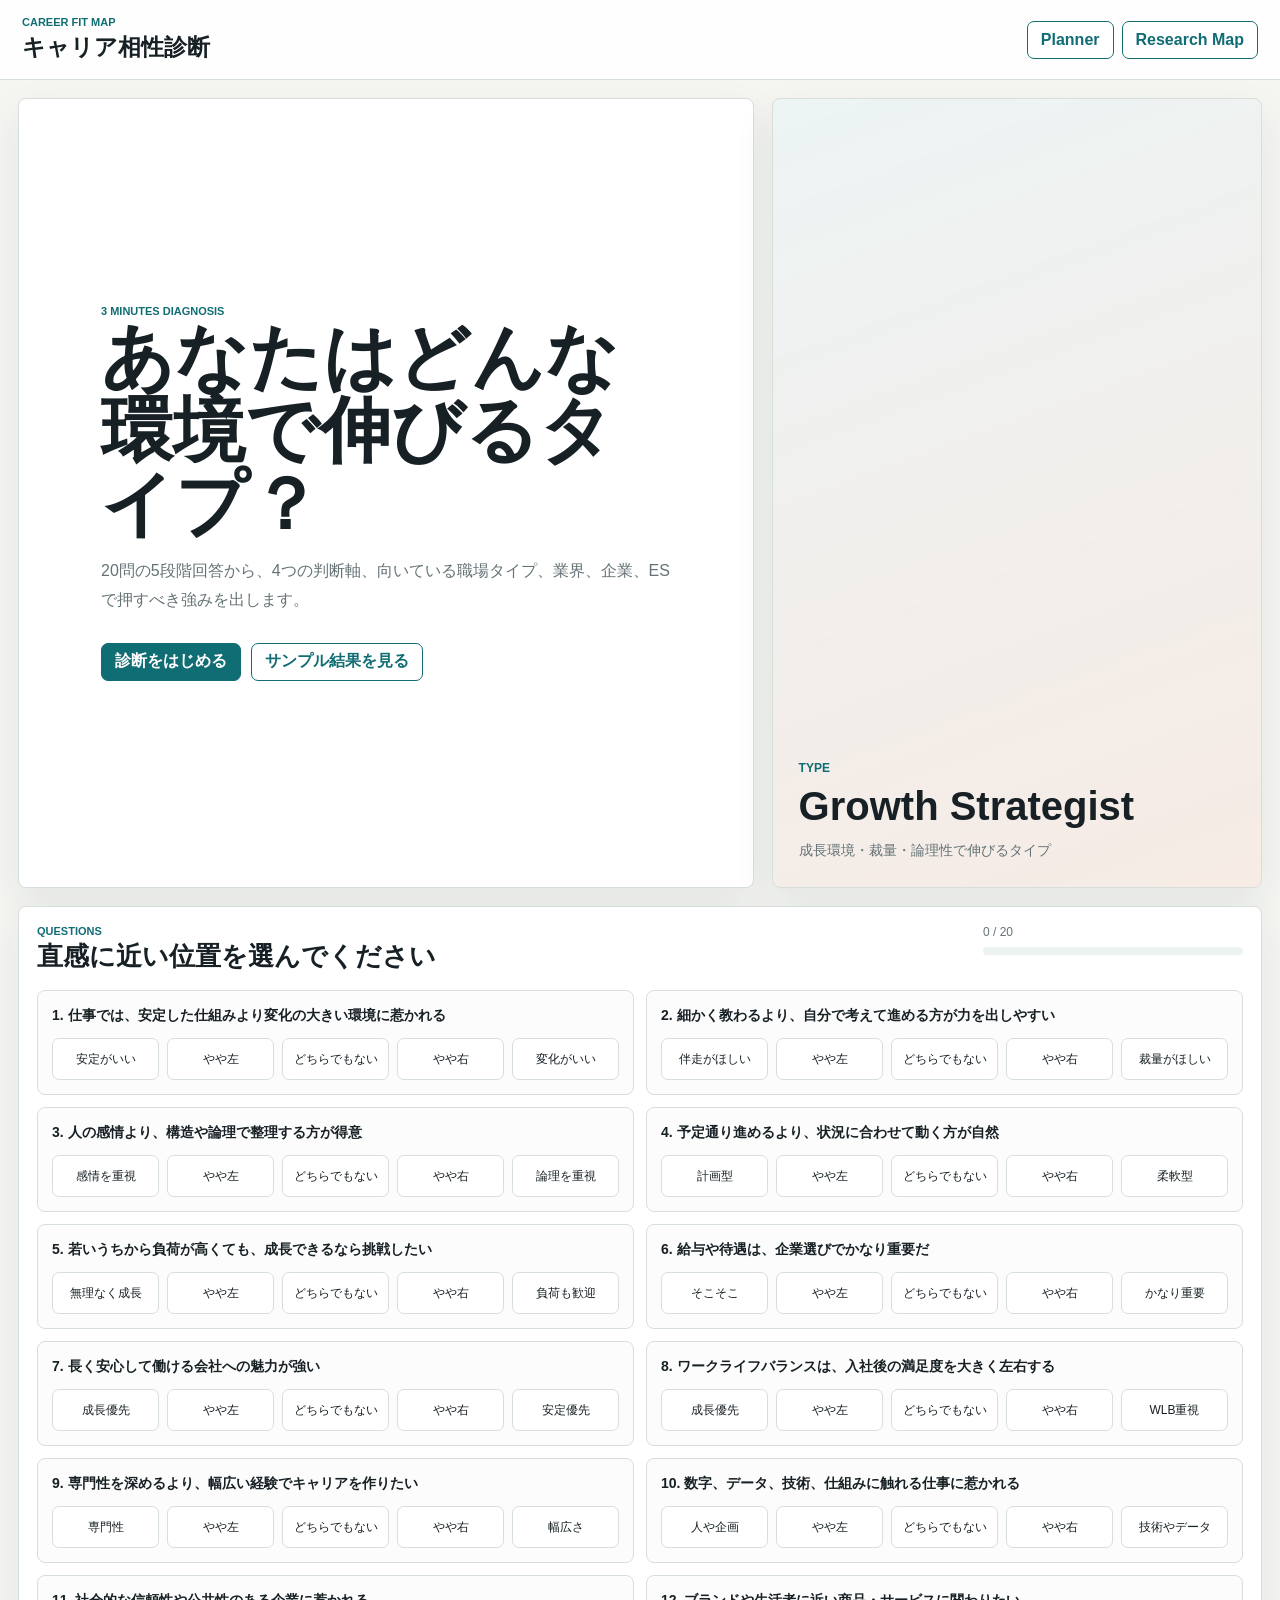
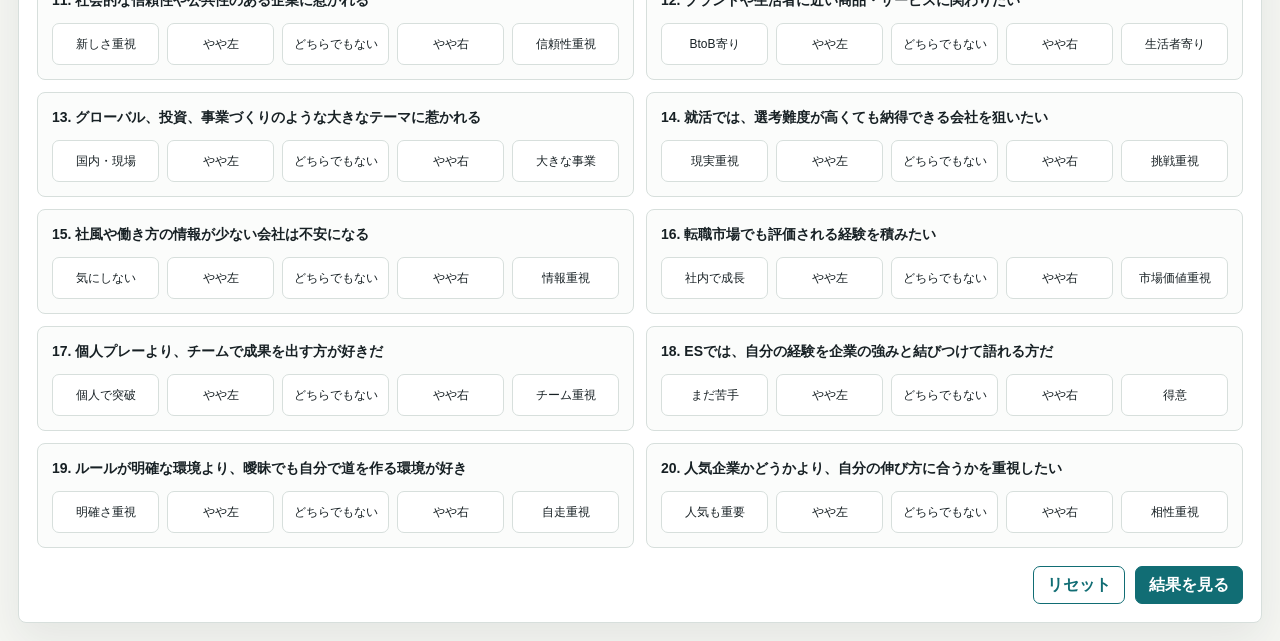
<file: fit/index.html>
<!doctype html>
<html lang="ja">
  <head>
    <meta charset="utf-8">
    <meta name="viewport" content="width=device-width, initial-scale=1">
    <title>キャリア相性診断</title>
    <link rel="stylesheet" href="./styles.css?v=20260514-1">
  </head>
  <body>
    <header class="site-header">
      <div>
        <p class="eyebrow">Career Fit Map</p>
        <h1>キャリア相性診断</h1>
      </div>
      <nav>
        <a href="../planner/">Planner</a>
        <a href="../visualizer/">Research Map</a>
      </nav>
    </header>

    <main>
      <section class="hero">
        <div class="hero-copy">
          <p class="eyebrow">3 minutes diagnosis</p>
          <h2>あなたはどんな環境で伸びるタイプ？</h2>
          <p>20問の5段階回答から、4つの判断軸、向いている職場タイプ、業界、企業、ESで押すべき強みを出します。</p>
          <div class="hero-actions">
            <button id="startDiagnosis" type="button">診断をはじめる</button>
            <button id="showSample" class="secondary" type="button">サンプル結果を見る</button>
          </div>
        </div>
        <div class="result-preview" aria-label="診断結果プレビュー">
          <span>TYPE</span>
          <strong>Growth Strategist</strong>
          <small>成長環境・裁量・論理性で伸びるタイプ</small>
        </div>
      </section>

      <section id="diagnosisPanel" class="diagnosis-panel">
        <div class="panel-head">
          <div>
            <p class="eyebrow">Questions</p>
            <h2>直感に近い位置を選んでください</h2>
          </div>
          <div class="progress"><span id="progressText">0 / 20</span><i id="progressBar"></i></div>
        </div>
        <div id="questionList" class="question-list"></div>
        <div class="diagnosis-actions">
          <button id="resetAnswers" class="secondary" type="button">リセット</button>
          <button id="calculateResult" type="button">結果を見る</button>
        </div>
      </section>

      <section id="resultPanel" class="result-panel" hidden>
        <article class="result-card">
          <div>
            <p class="eyebrow">Your Career Fit</p>
            <h2 id="typeName">-</h2>
            <strong id="typeTagline" class="type-tagline">-</strong>
            <p id="typeLead">-</p>
          </div>
          <div class="type-score">
            <strong id="fitScore">0</strong>
            <span>fit score</span>
          </div>
        </article>

        <section class="growth-flow-section">
          <div>
            <p class="eyebrow">How You Grow</p>
            <h2>あなたの伸び方</h2>
          </div>
          <div id="growthFlow" class="growth-flow"></div>
        </section>

        <section class="axis-section">
          <div>
            <p class="eyebrow">4 Axes</p>
            <h2>あなたの判断軸</h2>
          </div>
          <div id="axisList" class="axis-list"></div>
        </section>

        <section class="insight-grid">
          <article>
            <h3>伸びる環境</h3>
            <ul id="fitEnvironment"></ul>
          </article>
          <article>
            <h3>避けたい環境</h3>
            <ul id="riskEnvironment"></ul>
          </article>
          <article>
            <h3>ES・面接で押す強み</h3>
            <ul id="esStrengths"></ul>
          </article>
          <article>
            <h3>詰まりやすい場面</h3>
            <ul id="stuckPoints"></ul>
          </article>
        </section>

        <section class="script-section">
          <p class="eyebrow">Interview Script</p>
          <h2>そのまま使える自己PRの方向性</h2>
          <p id="interviewScript">-</p>
        </section>

        <section class="industry-section">
          <div class="section-head">
            <div>
              <p class="eyebrow">Industry Fit</p>
              <h2>相性が良い業界</h2>
            </div>
          </div>
          <div id="industryFitList" class="industry-fit-list"></div>
        </section>

        <section class="company-section">
          <div class="section-head">
            <div>
              <p class="eyebrow">Recommended Companies</p>
              <h2>相性が良い企業TOP10</h2>
            </div>
            <button id="saveToPlanner" type="button">Plannerに保存</button>
          </div>
          <div id="companyList" class="company-list"></div>
        </section>

        <section class="share-section">
          <div class="share-card" id="shareCard">
            <p>Career Fit Map</p>
            <h2 id="shareType">-</h2>
            <span id="shareSummary">-</span>
          </div>
          <div class="share-actions">
            <button id="copyResult" type="button">結果テキストをコピー</button>
            <a href="../planner/">応募プランナーで管理する</a>
          </div>
        </section>
      </section>
    </main>

    <div id="toast" class="toast" hidden></div>
    <script src="./app.js?v=20260514-1"></script>
  </body>
</html>
</file>
<file: fit/styles.css>
:root {
  color-scheme: light;
  --bg: #f5f6f2;
  --surface: #ffffff;
  --soft: #edf3f1;
  --ink: #172024;
  --muted: #657376;
  --line: #d7dfdc;
  --accent: #116d74;
  --accent-dark: #0d4f55;
  --warm: #bd6435;
  --green: #237a4f;
  --shadow: 0 16px 42px rgba(28, 42, 45, 0.08);
}

* {
  box-sizing: border-box;
}

[hidden] {
  display: none !important;
}

body {
  margin: 0;
  background: var(--bg);
  color: var(--ink);
  font-family: Inter, "Helvetica Neue", Arial, "Hiragino Kaku Gothic ProN", Meiryo, sans-serif;
  letter-spacing: 0;
}

button,
a {
  -webkit-tap-highlight-color: transparent;
}

button {
  cursor: pointer;
  font: inherit;
}

.site-header {
  position: sticky;
  top: 0;
  z-index: 10;
  display: flex;
  justify-content: space-between;
  gap: 16px;
  align-items: center;
  padding: 16px 22px;
  border-bottom: 1px solid var(--line);
  background: rgba(255, 255, 255, 0.88);
  backdrop-filter: blur(14px);
}

.eyebrow {
  margin: 0 0 4px;
  color: var(--accent);
  font-size: 11px;
  font-weight: 900;
  text-transform: uppercase;
}

h1,
h2,
h3,
p {
  margin: 0;
}

h1 {
  font-size: 23px;
}

nav {
  display: flex;
  gap: 8px;
}

nav a,
.hero-actions button,
.diagnosis-actions button,
.section-head button,
.share-actions button,
.share-actions a {
  display: inline-flex;
  align-items: center;
  justify-content: center;
  min-height: 38px;
  padding: 0 13px;
  border: 1px solid var(--accent);
  border-radius: 7px;
  background: #fff;
  color: var(--accent);
  font-weight: 800;
  text-decoration: none;
}

.hero-actions button:not(.secondary),
.diagnosis-actions button:not(.secondary),
.section-head button,
.share-actions button {
  background: var(--accent);
  color: #fff;
}

main {
  display: grid;
  gap: 18px;
  padding: 18px;
}

.hero {
  min-height: calc(100vh - 110px);
  display: grid;
  grid-template-columns: minmax(0, 1.08fr) minmax(320px, 0.72fr);
  gap: 18px;
  align-items: stretch;
}

.hero-copy,
.result-preview,
.diagnosis-panel,
.result-card,
.growth-flow-section,
.axis-section,
.script-section,
.insight-grid article,
.industry-section,
.company-section,
.share-section {
  border: 1px solid var(--line);
  border-radius: 8px;
  background: var(--surface);
  box-shadow: var(--shadow);
}

.hero-copy {
  display: flex;
  flex-direction: column;
  justify-content: center;
  padding: clamp(24px, 7vw, 82px);
}

.hero-copy h2 {
  max-width: 780px;
  font-size: clamp(38px, 7vw, 72px);
  line-height: 1.02;
}

.hero-copy p:not(.eyebrow) {
  max-width: 620px;
  margin-top: 16px;
  color: var(--muted);
  font-size: 16px;
  line-height: 1.8;
}

.hero-actions {
  display: flex;
  flex-wrap: wrap;
  gap: 10px;
  margin-top: 28px;
}

.result-preview {
  display: flex;
  flex-direction: column;
  justify-content: flex-end;
  min-height: 380px;
  padding: 26px;
  background:
    linear-gradient(160deg, rgba(17, 109, 116, 0.08), rgba(189, 100, 53, 0.13)),
    #fff;
}

.result-preview span {
  color: var(--accent);
  font-size: 12px;
  font-weight: 900;
}

.result-preview strong {
  display: block;
  margin-top: 10px;
  font-size: 40px;
  line-height: 1.05;
}

.result-preview small {
  max-width: 320px;
  margin-top: 12px;
  color: var(--muted);
  font-size: 14px;
  line-height: 1.6;
}

.diagnosis-panel,
.industry-section,
.company-section,
.share-section {
  padding: 18px;
}

.diagnosis-panel,
.result-panel {
  scroll-margin-top: 92px;
}

.panel-head,
.section-head,
.result-card {
  display: flex;
  justify-content: space-between;
  gap: 16px;
  align-items: flex-start;
}

.panel-head h2,
.section-head h2,
.result-card h2 {
  font-size: 26px;
  line-height: 1.2;
}

.progress {
  width: min(260px, 35vw);
  color: var(--muted);
  font-size: 12px;
}

.progress i {
  display: block;
  height: 8px;
  margin-top: 8px;
  border-radius: 999px;
  background: linear-gradient(90deg, var(--accent) var(--value, 0%), var(--soft) var(--value, 0%));
}

.question-list {
  display: grid;
  grid-template-columns: repeat(2, minmax(0, 1fr));
  gap: 12px;
  margin-top: 18px;
}

.question-card {
  padding: 14px;
  border: 1px solid var(--line);
  border-radius: 8px;
  background: #fbfcfb;
}

.question-card strong {
  display: block;
  font-size: 14px;
  line-height: 1.5;
}

.choice-row {
  display: grid;
  grid-template-columns: repeat(5, minmax(0, 1fr));
  gap: 8px;
  margin-top: 12px;
}

.choice-row button {
  min-height: 42px;
  border: 1px solid var(--line);
  border-radius: 7px;
  background: #fff;
  color: var(--ink);
  font-size: 12px;
  line-height: 1.35;
}

.choice-row button.is-selected {
  border-color: var(--accent);
  background: var(--accent);
  color: #fff;
  font-weight: 800;
}

.diagnosis-actions {
  display: flex;
  justify-content: flex-end;
  gap: 10px;
  margin-top: 18px;
}

.result-panel {
  display: grid;
  gap: 18px;
}

.result-card {
  padding: 22px;
  background:
    linear-gradient(145deg, rgba(17, 109, 116, 0.08), rgba(35, 122, 79, 0.08)),
    #fff;
}

.result-card p:not(.eyebrow) {
  max-width: 720px;
  margin-top: 8px;
  color: var(--muted);
  line-height: 1.7;
}

.type-tagline {
  display: block;
  max-width: 760px;
  margin-top: 10px;
  color: var(--accent-dark);
  font-size: clamp(20px, 3vw, 32px);
  line-height: 1.25;
}

.type-score {
  min-width: 118px;
  text-align: right;
}

.type-score strong {
  display: block;
  font-size: 58px;
  line-height: 0.95;
}

.type-score span {
  color: var(--muted);
  font-size: 11px;
  text-transform: uppercase;
}

.growth-flow-section,
.axis-section,
.script-section {
  padding: 18px;
}

.growth-flow-section h2,
.axis-section h2,
.script-section h2 {
  font-size: 24px;
  line-height: 1.25;
}

.axis-list {
  display: grid;
  gap: 14px;
  margin-top: 14px;
}

.axis-item {
  display: grid;
  gap: 8px;
}

.axis-head {
  display: flex;
  justify-content: space-between;
  gap: 12px;
  font-size: 13px;
}

.axis-head strong {
  font-size: 15px;
}

.axis-track {
  position: relative;
  height: 10px;
  border-radius: 999px;
  background: linear-gradient(90deg, #dfeceb, #f2eee8);
}

.axis-track i {
  position: absolute;
  top: 50%;
  left: var(--value);
  width: 18px;
  height: 18px;
  border: 3px solid #fff;
  border-radius: 999px;
  background: var(--accent);
  box-shadow: 0 4px 10px rgba(15, 98, 105, 0.22);
  transform: translate(-50%, -50%);
}

.growth-flow {
  display: grid;
  grid-template-columns: repeat(4, minmax(0, 1fr));
  gap: 10px;
  margin-top: 14px;
}

.growth-flow div {
  min-height: 104px;
  padding: 14px;
  border: 1px solid var(--line);
  border-radius: 8px;
  background: #fbfcfb;
}

.growth-flow span {
  display: inline-flex;
  align-items: center;
  justify-content: center;
  width: 26px;
  height: 26px;
  border-radius: 999px;
  background: var(--accent);
  color: #fff;
  font-size: 12px;
  font-weight: 900;
}

.growth-flow strong {
  display: block;
  margin-top: 14px;
  font-size: 18px;
  line-height: 1.35;
}

.insight-grid {
  display: grid;
  grid-template-columns: repeat(4, minmax(0, 1fr));
  gap: 12px;
}

.insight-grid article {
  padding: 16px;
}

.insight-grid h3 {
  font-size: 16px;
}

ul {
  display: grid;
  gap: 8px;
  margin: 12px 0 0;
  padding: 0;
  list-style: none;
}

li {
  padding: 10px;
  border: 1px solid var(--line);
  border-radius: 7px;
  background: #fbfcfb;
  color: var(--muted);
  line-height: 1.55;
}

.script-section p:not(.eyebrow) {
  margin-top: 12px;
  padding: 16px;
  border-left: 4px solid var(--warm);
  border-radius: 8px;
  background: #fff8f3;
  color: #593826;
  font-size: 15px;
  line-height: 1.8;
}

.industry-fit-list {
  display: grid;
  grid-template-columns: repeat(5, minmax(0, 1fr));
  gap: 10px;
  margin-top: 14px;
}

.industry-item {
  padding: 12px;
  border: 1px solid var(--line);
  border-radius: 8px;
  background: #fbfcfb;
}

.industry-item strong,
.industry-item span {
  display: block;
}

.industry-item strong {
  min-height: 38px;
  font-size: 14px;
}

.industry-item span {
  margin-top: 8px;
  color: var(--accent);
  font-size: 22px;
  font-weight: 900;
}

.company-list {
  display: grid;
  grid-template-columns: repeat(2, minmax(0, 1fr));
  gap: 12px;
  margin-top: 14px;
}

.company-card {
  display: grid;
  gap: 12px;
  padding: 14px;
  border: 1px solid var(--line);
  border-radius: 8px;
  background: #fbfcfb;
}

.company-card header {
  display: flex;
  justify-content: space-between;
  gap: 12px;
}

.company-card h3 {
  font-size: 18px;
}

.company-card p {
  color: var(--muted);
  font-size: 12px;
  line-height: 1.5;
}

.company-score {
  text-align: right;
  color: var(--accent);
  font-size: 26px;
  font-weight: 900;
}

.metric-row {
  display: grid;
  grid-template-columns: repeat(4, minmax(0, 1fr));
  gap: 6px;
}

.metric-row div {
  padding: 8px;
  border: 1px solid var(--line);
  border-radius: 7px;
  background: #fff;
}

.metric-row strong,
.metric-row span {
  display: block;
}

.metric-row strong {
  font-size: 15px;
}

.metric-row span {
  color: var(--muted);
  font-size: 10px;
}

.company-actions {
  display: flex;
  flex-wrap: wrap;
  gap: 8px;
}

.company-actions a,
.company-actions button {
  min-height: 32px;
  padding: 0 10px;
  border: 1px solid var(--line);
  border-radius: 7px;
  background: #fff;
  color: var(--ink);
  font-size: 12px;
  font-weight: 800;
  text-decoration: none;
}

.company-actions button {
  border-color: var(--accent);
  background: var(--accent);
  color: #fff;
}

.share-section {
  display: grid;
  grid-template-columns: minmax(0, 1fr) 280px;
  gap: 14px;
}

.share-card {
  min-height: 190px;
  display: flex;
  flex-direction: column;
  justify-content: flex-end;
  padding: 20px;
  border-radius: 8px;
  background: linear-gradient(145deg, #0f6269, #b95f32);
  color: #fff;
}

.share-card p {
  font-size: 12px;
  font-weight: 900;
  text-transform: uppercase;
}

.share-card h2 {
  margin-top: 8px;
  font-size: 34px;
  line-height: 1.08;
}

.share-card span {
  max-width: 620px;
  margin-top: 8px;
  line-height: 1.55;
}

.share-actions {
  display: grid;
  align-content: end;
  gap: 8px;
}

.toast {
  position: fixed;
  right: 16px;
  bottom: 16px;
  z-index: 20;
  max-width: min(360px, calc(100vw - 32px));
  padding: 12px 14px;
  border-radius: 8px;
  background: var(--accent-dark);
  color: #fff;
  box-shadow: 0 14px 32px rgba(0, 0, 0, 0.2);
}

@media (max-width: 1040px) {
  .hero,
  .insight-grid,
  .growth-flow,
  .share-section {
    grid-template-columns: repeat(2, minmax(0, 1fr));
  }

  .hero,
  .share-section {
    grid-template-columns: 1fr;
  }

  .industry-fit-list {
    grid-template-columns: repeat(2, minmax(0, 1fr));
  }
}

@media (max-width: 760px) {
  .site-header {
    display: grid;
    padding: 12px;
  }

  h1 {
    font-size: 19px;
  }

  nav {
    width: 100%;
  }

  nav a {
    flex: 1;
  }

  main {
    padding: 10px;
  }

  .hero {
    min-height: auto;
  }

  .hero-copy {
    padding: 22px;
  }

  .hero-copy h2 {
    font-size: 38px;
  }

  .result-preview {
    min-height: 260px;
  }

  .question-list,
  .company-list,
  .insight-grid,
  .growth-flow {
    grid-template-columns: 1fr;
  }

  .panel-head,
  .section-head,
  .result-card {
    display: grid;
  }

  .progress {
    width: 100%;
  }
}

@media (max-width: 480px) {
  .hero-copy h2 {
    font-size: 32px;
  }

  .industry-fit-list,
  .metric-row {
    grid-template-columns: 1fr;
  }

  .choice-row {
    gap: 5px;
  }

  .choice-row button {
    min-height: 48px;
    padding: 6px 4px;
    font-size: 10px;
  }
}
</file>
